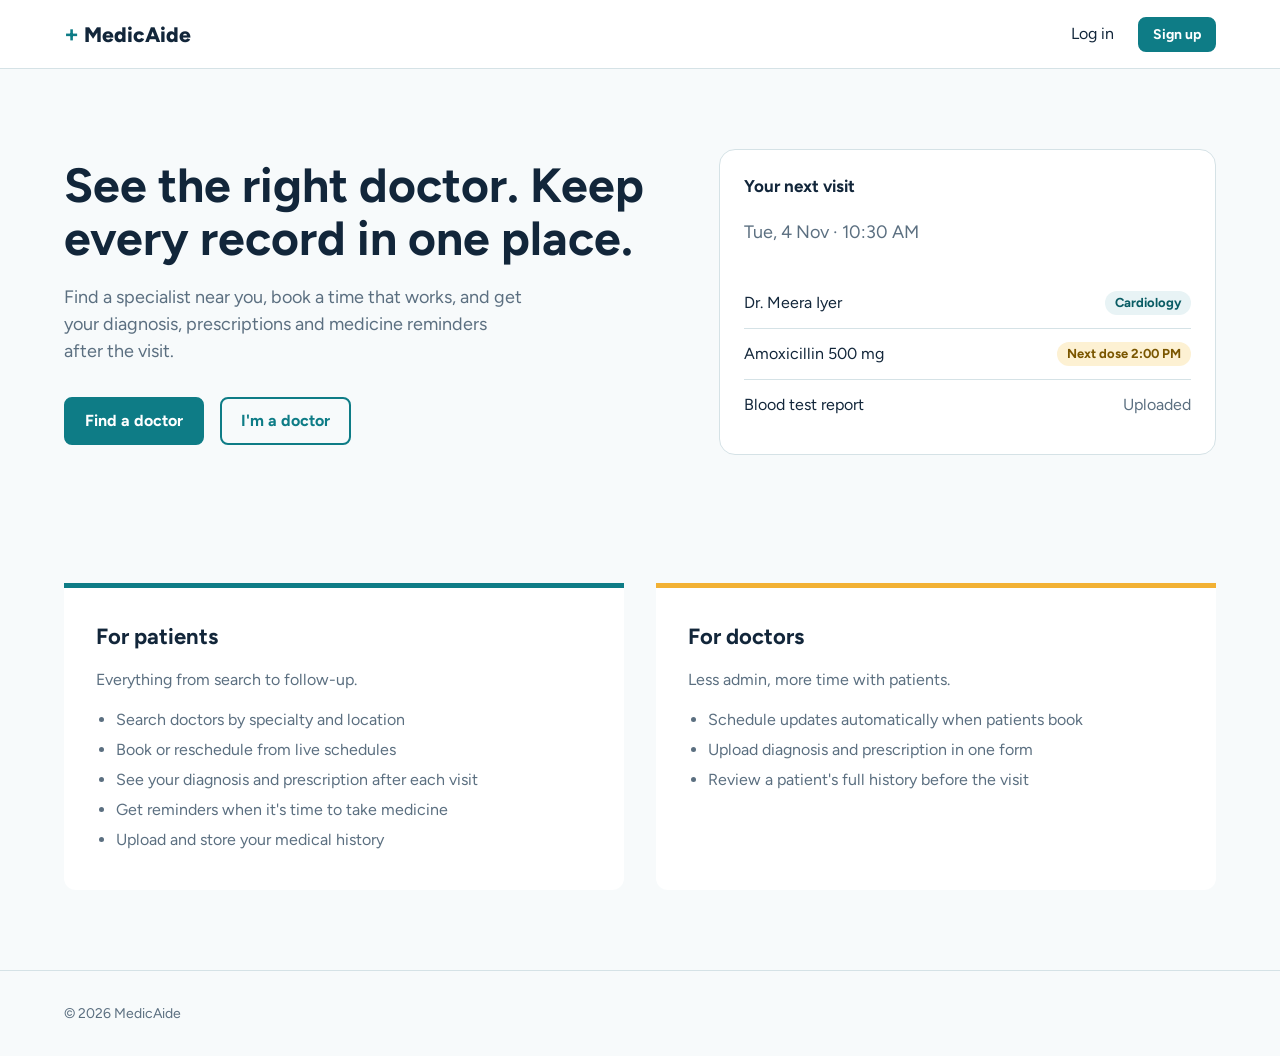
<file: index.html>
<!DOCTYPE html>
<html lang="en">

<head>
  <meta charset="utf-8">
  <meta name="viewport" content="width=device-width, initial-scale=1">
  <title>MedicAide | Book doctors and keep your records</title>

  <link rel="preconnect" href="https://fonts.googleapis.com">
  <link href="https://fonts.googleapis.com/css2?family=Figtree:wght@400;600;700;800&display=swap" rel="stylesheet">
  <link rel="stylesheet" href="style.css">
</head>

<body>

  <!-- Top navigation -->
  <header class="top">
    <a class="logo" href="index.html"><b>+</b> MedicAide</a>

    <nav>
      <a href="login.html">Log in</a>
      <a class="btn sm" href="login.html">Sign up</a>
    </nav>
  </header>


  <!-- Hero: headline, call to action, sample card -->
  <section class="hero">

    <div>
      <h1>See the right doctor. Keep every record in one place.</h1>

      <p>
        Find a specialist near you, book a time that works, and get your
        diagnosis, prescriptions and medicine reminders after the visit.
      </p>

      <div class="cta">
        <a class="btn" href="login.html">Find a doctor</a>
        <a class="btn alt" href="login.html">I'm a doctor</a>
      </div>
    </div>

    <div class="pulse" aria-label="Sample upcoming appointment">
      <h3>Your next visit</h3>
      <p class="muted">Tue, 4 Nov · 10:30 AM</p>

      <div class="row">
        <span>Dr. Meera Iyer</span>
        <span class="tag">Cardiology</span>
      </div>

      <div class="row">
        <span>Amoxicillin 500 mg</span>
        <span class="tag warn">Next dose 2:00 PM</span>
      </div>

      <div class="row">
        <span>Blood test report</span>
        <span class="muted">Uploaded</span>
      </div>
    </div>

  </section>


  <!-- Features for each type of user -->
  <div class="split">

    <section>
      <h2>For patients</h2>
      <p class="sub">Everything from search to follow-up.</p>

      <ul>
        <li>Search doctors by specialty and location</li>
        <li>Book or reschedule from live schedules</li>
        <li>See your diagnosis and prescription after each visit</li>
        <li>Get reminders when it's time to take medicine</li>
        <li>Upload and store your medical history</li>
      </ul>
    </section>

    <section class="dr">
      <h2>For doctors</h2>
      <p class="sub">Less admin, more time with patients.</p>

      <ul>
        <li>Schedule updates automatically when patients book</li>
        <li>Upload diagnosis and prescription in one form</li>
        <li>Review a patient's full history before the visit</li>
      </ul>
    </section>

  </div>


  <footer>© 2026 MedicAide</footer>

</body>

</html>
</file>
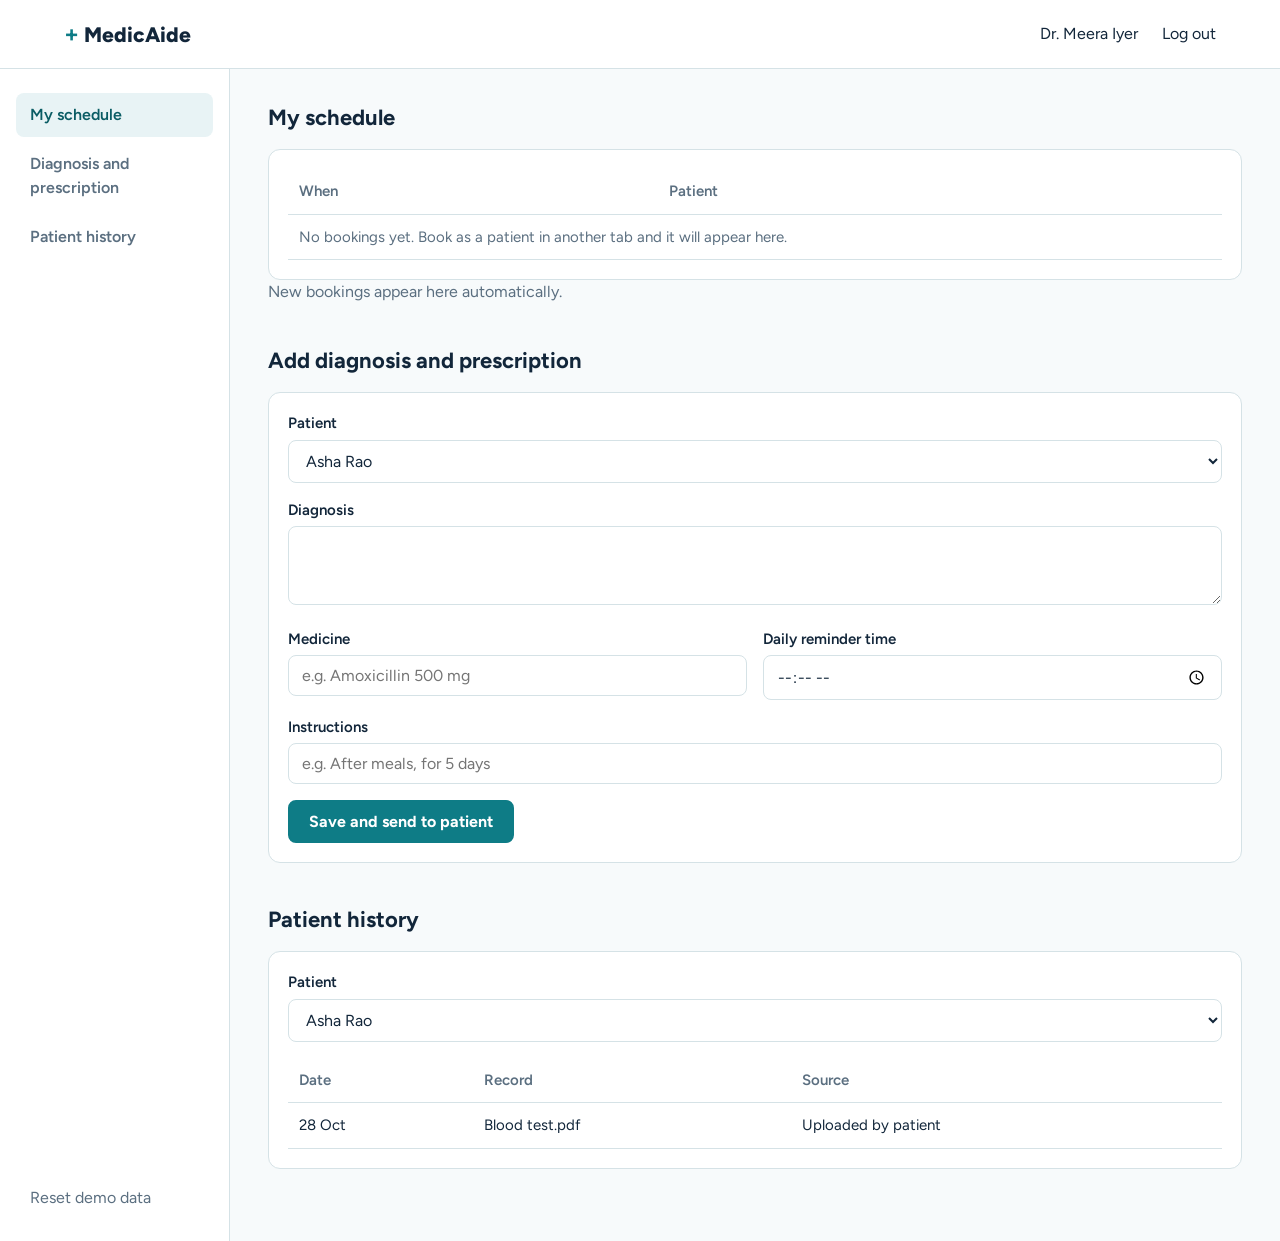
<file: doctor.html>
<!DOCTYPE html>
<html lang="en">

<head>
  <meta charset="utf-8">
  <meta name="viewport" content="width=device-width, initial-scale=1">

  <link rel="preconnect" href="https://fonts.googleapis.com">
  <link href="https://fonts.googleapis.com/css2?family=Figtree:wght@400;600;700;800&display=swap" rel="stylesheet">
  <link rel="stylesheet" href="style.css">

  <title>Doctor dashboard | MedicAide</title>
</head>

<body data-page="doctor">

  <!-- ===== Top bar ===== -->
  <header class="top">
    <a class="logo" href="index.html"><b>+</b> MedicAide</a>

    <nav>
      <span>Dr. Meera Iyer</span>
      <a id="logout" href="login.html">Log out</a>
    </nav>
  </header>


  <div class="app">

    <!-- ===== Sidebar ===== -->
    <nav class="side" aria-label="Dashboard">
      <a href="#schedule">My schedule</a>
      <a href="#upload">Diagnosis and prescription</a>
      <a href="#history">Patient history</a>

      <button class="reset" id="reset">Reset demo data</button>
    </nav>


    <main>

      <!-- ===== 1. Schedule ===== -->
      <section id="schedule">
        <h2>My schedule</h2>

        <div class="panel">
          <table>
            <thead>
              <tr>
                <th>When</th>
                <th>Patient</th>
                <th></th>
              </tr>
            </thead>

            <!-- Rows are filled in by app.js -->
            <tbody id="sched"></tbody>
          </table>
        </div>

        <p class="muted">New bookings appear here automatically.</p>
      </section>


      <!-- ===== 2. Diagnosis and prescription form ===== -->
      <section id="upload">
        <h2>Add diagnosis and prescription</h2>

        <form class="panel" id="rxform">

          <label class="field">
            Patient
            <select id="pt" required></select>
          </label>

          <label class="field">
            Diagnosis
            <textarea id="dx" rows="3" required></textarea>
          </label>

          <div class="two">
            <label class="field">
              Medicine
              <input id="med" type="text" placeholder="e.g. Amoxicillin 500 mg" required>
            </label>

            <label class="field">
              Daily reminder time
              <input id="mt" type="time" required>
            </label>
          </div>

          <label class="field">
            Instructions
            <input id="note" type="text" placeholder="e.g. After meals, for 5 days">
          </label>

          <button class="btn" type="submit">Save and send to patient</button>

        </form>
      </section>


      <!-- ===== 3. Patient history ===== -->
      <section id="history">
        <h2>Patient history</h2>

        <div class="panel">

          <label class="field">
            Patient
            <select id="hp"></select>
          </label>

          <!-- History table is filled in by app.js -->
          <div id="hist"></div>

        </div>
      </section>

    </main>
  </div>


  <script src="app.js"></script>
</body>

</html>
</file>
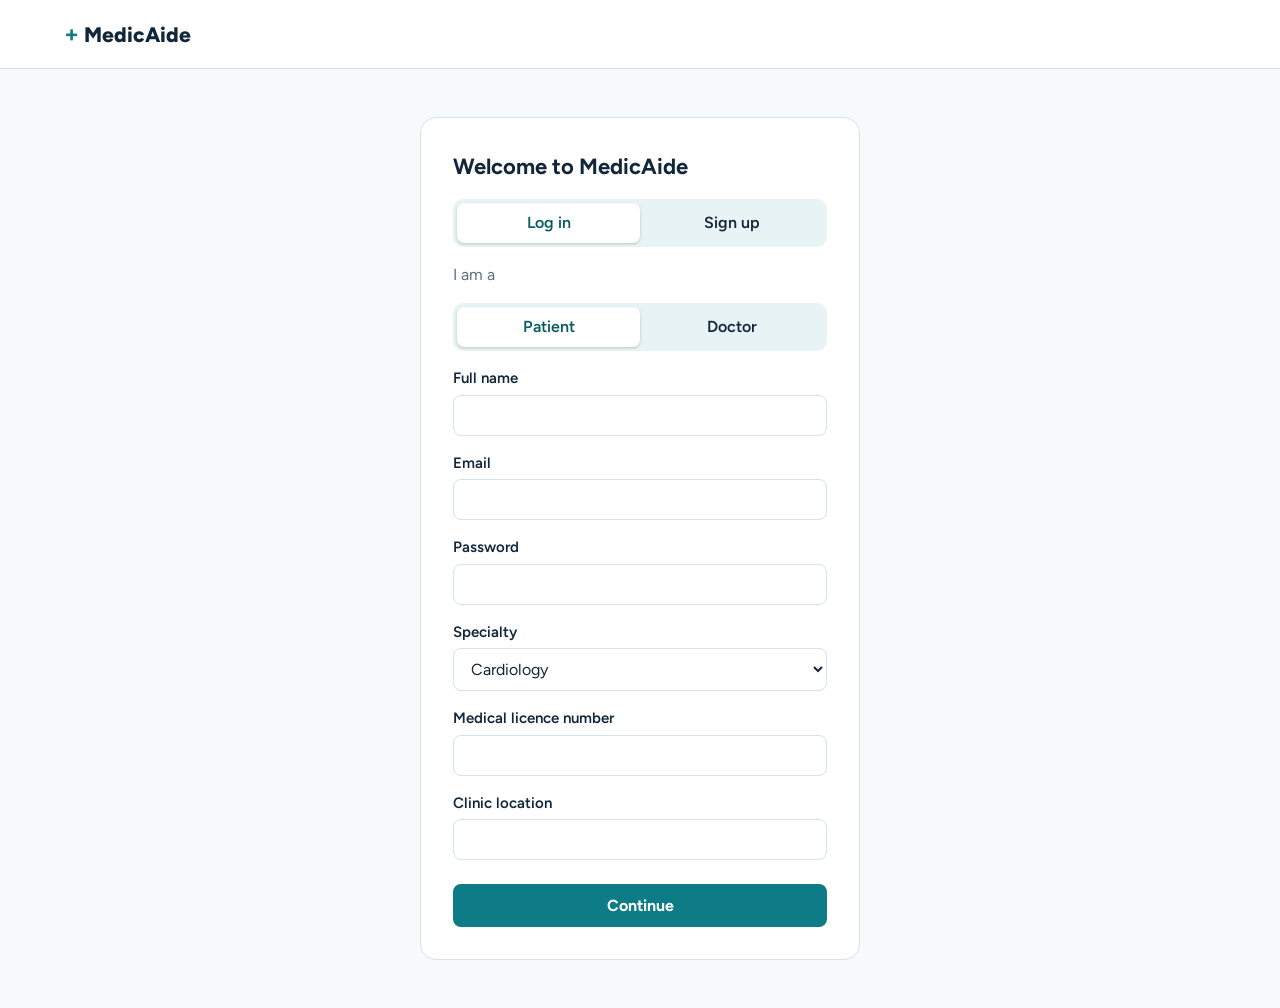
<file: login.html>
<!DOCTYPE html>
<html lang="en">

<head>
  <meta charset="utf-8">
  <meta name="viewport" content="width=device-width, initial-scale=1">

  <link rel="preconnect" href="https://fonts.googleapis.com">
  <link href="https://fonts.googleapis.com/css2?family=Figtree:wght@400;600;700;800&display=swap" rel="stylesheet">
  <link rel="stylesheet" href="style.css">

  <title>Log in | MedicAide</title>
</head>

<body data-page="login">

  <header class="top">
    <a class="logo" href="index.html"><b>+</b> MedicAide</a>
  </header>

  <form class="auth" action="#">

    <!-- Hidden radio buttons: they store the user's choices -->
    <input type="radio" name="mode" id="m-login" checked>
    <input type="radio" name="mode" id="m-signup">

    <input type="radio" name="role" id="r-patient" checked>
    <input type="radio" name="role" id="r-doctor">

    <h2>Welcome to MedicAide</h2>

    <!-- Log in / Sign up switch -->
    <div class="seg mode">
      <label for="m-login">Log in</label>
      <label for="m-signup">Sign up</label>
    </div>

    <!-- Patient / Doctor switch -->
    <p class="muted">I am a</p>
    <div class="seg role">
      <label for="r-patient">Patient</label>
      <label for="r-doctor">Doctor</label>
    </div>

    <!-- Shown only when "Sign up" is selected -->
    <label class="field signup-only">
      Full name
      <input type="text" autocomplete="name">
    </label>

    <!-- Always shown -->
    <label class="field">
      Email
      <input type="email" autocomplete="email" required>
    </label>

    <label class="field">
      Password
      <input type="password" autocomplete="current-password" required>
    </label>

    <!-- Shown only for "Sign up" + "Doctor" -->
    <label class="field doctor-only">
      Specialty
      <select>
        <option>Cardiology</option>
        <option>Dermatology</option>
        <option>General medicine</option>
        <option>Pediatrics</option>
      </select>
    </label>

    <label class="field doctor-only">
      Medical licence number
      <input type="text">
    </label>

    <label class="field doctor-only">
      Clinic location
      <input type="text">
    </label>

    <button class="btn" type="submit">Continue</button>

  </form>

  <script src="app.js"></script>
</body>
</file>
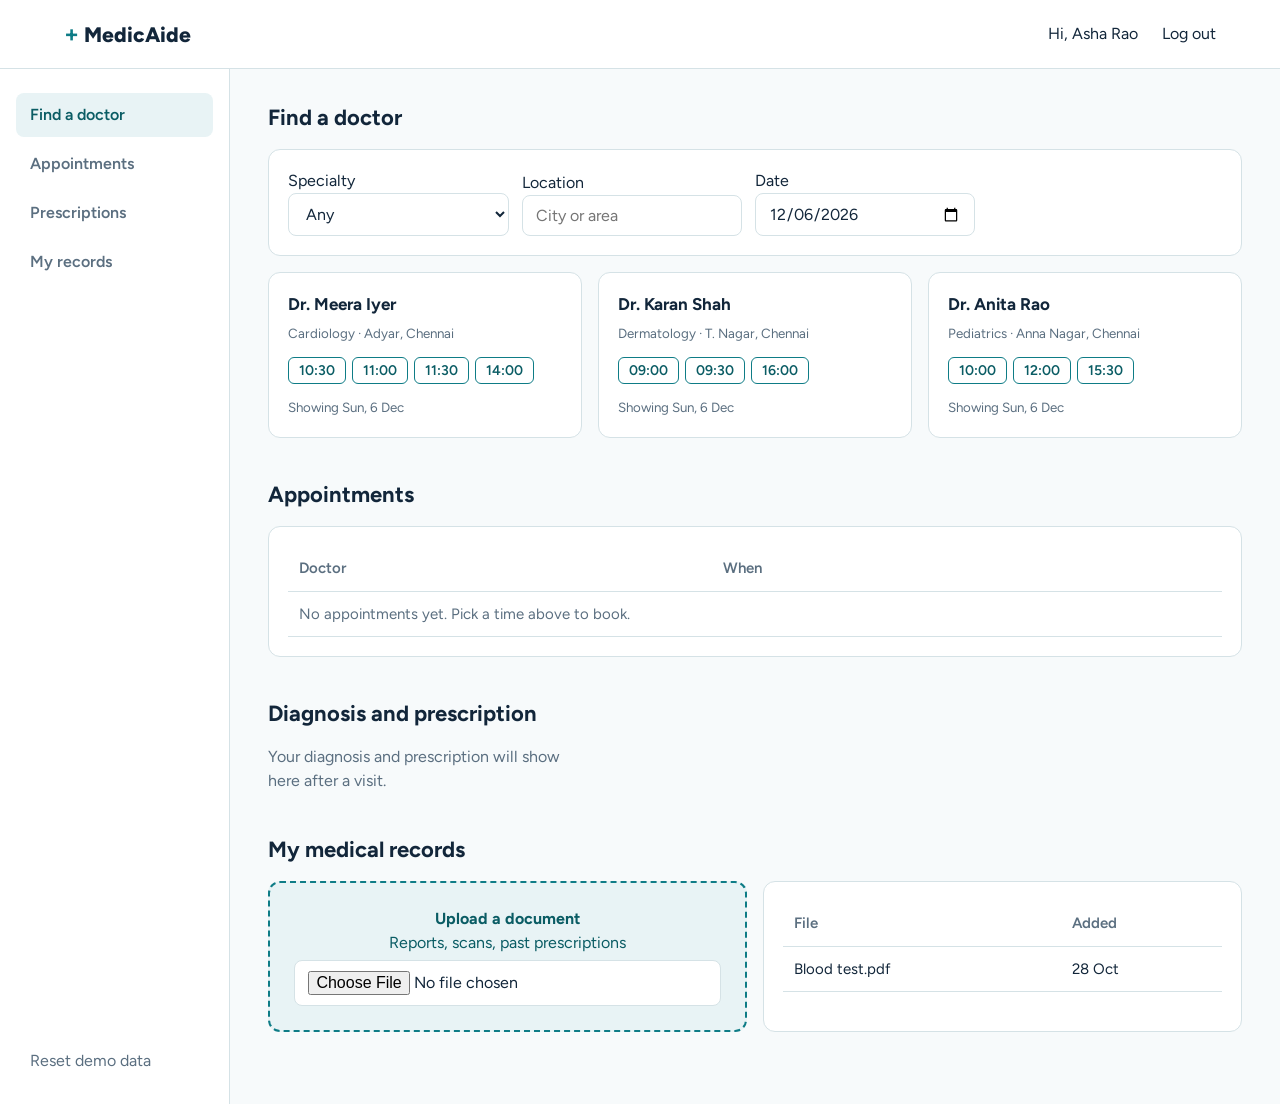
<file: patient.html>
<!DOCTYPE html>
<html lang="en">

<head>
  <meta charset="utf-8">
  <meta name="viewport" content="width=device-width, initial-scale=1">

  <link rel="preconnect" href="https://fonts.googleapis.com">
  <link href="https://fonts.googleapis.com/css2?family=Figtree:wght@400;600;700;800&display=swap" rel="stylesheet">
  <link rel="stylesheet" href="style.css">

  <title>Patient dashboard | MedicAide</title>
</head>

<body data-page="patient">

  <!-- ========== TOP BAR ========== -->
  <header class="top">
    <a class="logo" href="index.html">
      <b>+</b> MedicAide
    </a>

    <nav>
      <span id="who"></span>
      <a id="logout" href="login.html">Log out</a>
    </nav>
  </header>


  <div class="app">

    <!-- ========== SIDEBAR ========== -->
    <nav class="side" aria-label="Dashboard">
      <a href="#find">Find a doctor</a>
      <a href="#appts">Appointments</a>
      <a href="#rx">Prescriptions</a>
      <a href="#docs-sec">My records</a>

      <button class="reset" id="reset">Reset demo data</button>
    </nav>


    <!-- ========== MAIN CONTENT ========== -->
    <main>

      <!-- 1. Find a doctor -->
      <section id="find">
        <h2>Find a doctor</h2>

        <form class="panel filters" onsubmit="return false">
          <label>
            Specialty
            <select id="spec">
              <option>Any</option>
              <option>Cardiology</option>
              <option>Dermatology</option>
              <option>Pediatrics</option>
            </select>
          </label>

          <label>
            Location
            <input id="loc" type="text" placeholder="City or area">
          </label>

          <label>
            Date
            <input id="date" type="date">
          </label>

          <span></span>
          <span></span>
        </form>

        <!-- Filled in by app.js -->
        <div id="banner"></div>
        <div class="cards" id="docs"></div>
      </section>


      <!-- 2. Appointments -->
      <section id="appts">
        <h2>Appointments</h2>

        <div class="panel">
          <table>
            <thead>
              <tr>
                <th>Doctor</th>
                <th>When</th>
                <th></th>
              </tr>
            </thead>

            <!-- Filled in by app.js -->
            <tbody id="appt-body"></tbody>
          </table>
        </div>
      </section>


      <!-- 3. Diagnosis and prescription -->
      <section id="rx">
        <h2>Diagnosis and prescription</h2>

        <!-- Filled in by app.js -->
        <div id="visits" class="cards"></div>
      </section>


      <!-- 4. Medical records -->
      <section id="docs-sec">
        <h2>My medical records</h2>

        <div class="two">

          <div class="drop">
            <p><strong>Upload a document</strong></p>
            <p>Reports, scans, past prescriptions</p>
            <input id="file" type="file" aria-label="Choose file">
          </div>

          <div class="panel">
            <table>
              <thead>
                <tr>
                  <th>File</th>
                  <th>Added</th>
                </tr>
              </thead>

              <!-- Filled in by app.js -->
              <tbody id="rec-body"></tbody>
            </table>
          </div>

        </div>
      </section>

    </main>
  </div>

  <script src="app.js"></script>
</body>

</html>
</file>
<file: style.css>
/* ---------- general stuff ---------- */

* {
    box-sizing: border-box;
    margin: 0;
}

body {
    font-family: 'Figtree', Arial, sans-serif;
    color: #12263A;
    background-color: #F7FAFB;
    line-height: 1.5;
}

a {
    color: inherit;
    text-decoration: none;
}

h1 {
    font-size: 48px;
    line-height: 1.1;
}

h2 {
    font-size: 22px;
    margin-bottom: 15px;
}

h3 {
    font-size: 17px;
}

.sub {
    color: #5B6F80;
}

.muted {
    color: #5B6F80;
}

.empty {
    color: #5B6F80;
}

/* outline so keyboard users can see where they are */
:focus-visible {
    outline: 3px solid #F2B134;
    outline-offset: 2px;
}


/* ---------- header at the top ---------- */

.top {
    display: flex;
    justify-content: space-between;
    align-items: center;
    padding: 16px 5vw;
    background-color: white;
    border-bottom: 1px solid #D5E2E6;
}

.top nav {
    display: flex;
    align-items: center;
    gap: 24px;
}

.logo {
    font-weight: 800;
    font-size: 21px;
}

.logo b {
    color: #0E7C86;
    font-size: 24px;
}


/* ---------- buttons ---------- */

.btn {
    display: inline-block;
    padding: 10px 19px;
    border: 2px solid #0E7C86;
    border-radius: 8px;
    background-color: #0E7C86;
    color: white;
    font-family: inherit;
    font-size: 16px;
    font-weight: 700;
    cursor: pointer;
}

.btn:hover {
    background-color: #0A5C64;
}

/* outline version of the button */
.btn.alt {
    background-color: transparent;
    color: #0E7C86;
}

.btn.alt:hover {
    background-color: #E8F3F5;
}

/* small version */
.btn.sm {
    padding: 5px 13px;
    font-size: 14px;
}


/* ---------- landing page (index.html) ---------- */

.hero {
    display: grid;
    grid-template-columns: 1.1fr 0.9fr;
    gap: 48px;
    align-items: center;
    padding: 80px 5vw;
}

.hero p {
    margin: 19px 0 32px 0;
    max-width: 460px;
    font-size: 18px;
    color: #5B6F80;
}

.hero .cta {
    display: flex;
    flex-wrap: wrap;
    gap: 16px;
}

/* the white box on the right side of the hero */
.pulse {
    background-color: white;
    border: 1px solid #D5E2E6;
    border-radius: 16px;
    padding: 24px;
}

.pulse .row {
    display: flex;
    justify-content: space-between;
    padding: 13px 0;
    border-bottom: 1px solid #D5E2E6;
}

.pulse .row:last-child {
    border-bottom: none;
}

/* the two boxes: patients and doctors */
.split {
    display: grid;
    grid-template-columns: 1fr 1fr;
    gap: 32px;
    padding: 48px 5vw 80px 5vw;
}

.split section {
    background-color: white;
    border-top: 5px solid #0E7C86;
    border-radius: 0 0 12px 12px;
    padding: 32px;
}

.split section.dr {
    border-top-color: #F2B134;
}

.split ul {
    margin-top: 16px;
    padding-left: 20px;
    color: #5B6F80;
}

.split li {
    margin: 6px 0;
}

footer {
    padding: 32px 5vw;
    border-top: 1px solid #D5E2E6;
    font-size: 14px;
    color: #5B6F80;
}


/* ---------- login page ---------- */

.auth {
    max-width: 440px;
    margin: 48px auto;
    padding: 32px;
    background-color: white;
    border: 1px solid #D5E2E6;
    border-radius: 16px;
}

/* the radio buttons are hidden, we click the labels instead */
.auth input[type=radio] {
    position: absolute;
    opacity: 0;
}

/* the toggle switches (Log in / Sign up and Patient / Doctor) */
.seg {
    display: grid;
    grid-template-columns: 1fr 1fr;
    margin: 16px 0;
    padding: 4px;
    background-color: #E8F3F5;
    border-radius: 10px;
}

.seg label {
    padding: 8px;
    text-align: center;
    font-weight: 600;
    border-radius: 7px;
    cursor: pointer;
}

.seg + .seg {
    margin-top: 0;
}

/* highlight the label of whichever radio is selected */
#r-patient:checked ~ .role label[for=r-patient],
#r-doctor:checked ~ .role label[for=r-doctor],
#m-login:checked ~ .mode label[for=m-login],
#m-signup:checked ~ .mode label[for=m-signup] {
    background-color: white;
    color: #0A5C64;
    box-shadow: 0 1px 3px rgba(0, 0, 0, 0.2);
}

/* outline when using the keyboard */
#r-patient:focus-visible ~ .role label[for=r-patient],
#r-doctor:focus-visible ~ .role label[for=r-doctor],
#m-login:focus-visible ~ .mode label[for=m-login],
#m-signup:focus-visible ~ .mode label[for=m-signup] {
    outline: 3px solid #F2B134;
}

/* these fields are hidden at first */
.signup-only {
    display: none;
}

.doctor-only {
    display: none;
}

/* show the name field when Sign up is selected */
.auth:has(#m-signup:checked) .signup-only {
    display: block;
}

/* show the doctor fields only if Sign up AND Doctor are selected */
.auth:has(#m-signup:checked):has(#r-doctor:checked) .doctor-only {
    display: block;
}

.auth .btn {
    width: 100%;
    margin-top: 8px;
}


/* ---------- forms ---------- */

.field {
    display: block;
    margin-bottom: 16px;
    font-size: 15px;
    font-weight: 600;
}

input,
select,
textarea {
    width: 100%;
    margin-top: 5px;
    padding: 10px 13px;
    border: 1px solid #D5E2E6;
    border-radius: 8px;
    background-color: white;
    color: #12263A;
    font-family: inherit;
    font-size: 16px;
}

input:focus,
select:focus,
textarea:focus {
    outline: 2px solid #0E7C86;
    border-color: #0E7C86;
}


/* ---------- dashboard layout (patient and doctor) ---------- */

.app {
    display: grid;
    grid-template-columns: 230px 1fr;
    min-height: 100vh;
}

/* sidebar on the left */
.side {
    display: flex;
    flex-direction: column;
    gap: 5px;
    padding: 24px 16px;
    background-color: white;
    border-right: 1px solid #D5E2E6;
}

.side a {
    padding: 10px 14px;
    border-radius: 8px;
    font-weight: 600;
    color: #5B6F80;
}

.side a:hover {
    background-color: #E8F3F5;
    color: #0A5C64;
}

.side a:first-child {
    background-color: #E8F3F5;
    color: #0A5C64;
}

/* reset demo data button at the bottom of the sidebar */
.reset {
    margin-top: auto;
    padding: 10px 14px;
    border: none;
    background: none;
    text-align: left;
    font-family: inherit;
    font-size: 16px;
    color: #5B6F80;
    cursor: pointer;
}

main {
    max-width: 1100px;
    padding: 32px 3vw;
}

main > section {
    margin-bottom: 40px;
}

/* white box used all over the dashboards */
.panel {
    background-color: white;
    border: 1px solid #D5E2E6;
    border-radius: 12px;
    padding: 19px;
}

.two {
    display: grid;
    grid-template-columns: 1fr 1fr;
    gap: 16px;
}


/* ---------- search filters + doctor cards ---------- */

.filters {
    display: grid;
    grid-template-columns: repeat(4, 1fr) auto;
    gap: 13px;
    align-items: end;
    margin-bottom: 16px;
}

.filters input,
.filters select {
    margin: 0;
}

.cards {
    display: grid;
    grid-template-columns: repeat(auto-fill, minmax(250px, 1fr));
    gap: 16px;
}

.doc {
    display: flex;
    flex-direction: column;
    gap: 6px;
}

.doc small {
    color: #5B6F80;
}

/* the time slots */
.slots {
    display: flex;
    flex-wrap: wrap;
    gap: 6px;
    margin: 8px 0;
}

.slot {
    padding: 4px 10px;
    border: 1px solid #0E7C86;
    border-radius: 6px;
    font-size: 14px;
    font-weight: 600;
    color: #0A5C64;
}

/* the slots are buttons in the demo */
button.slot {
    background-color: transparent;
    font-family: inherit;
    cursor: pointer;
}

button.slot:hover {
    background-color: #E8F3F5;
}

/* already booked slots */
button.slot:disabled {
    border-color: #D5E2E6;
    color: #9AABB7;
    text-decoration: line-through;
    background-color: transparent;
    cursor: not-allowed;
}

/* yellow message when rescheduling */
.banner {
    display: flex;
    justify-content: space-between;
    align-items: center;
    gap: 16px;
    margin-bottom: 16px;
    padding: 11px 16px;
    background-color: #FDF1D3;
    border: 1px solid #F2B134;
    border-radius: 8px;
}


/* ---------- tables ---------- */

table {
    width: 100%;
    border-collapse: collapse;
}

th,
td {
    padding: 11px;
    text-align: left;
    font-size: 15px;
    border-bottom: 1px solid #D5E2E6;
}

th {
    font-weight: 600;
    color: #5B6F80;
}

.row-actions {
    display: flex;
    gap: 6px;
}


/* ---------- small labels (tags) ---------- */

.tag {
    padding: 2px 10px;
    border-radius: 20px;
    background-color: #E8F3F5;
    color: #0A5C64;
    font-size: 13px;
    font-weight: 700;
}

.tag.warn {
    background-color: #FDF1D3;
    color: #7A5600;
}


/* ---------- prescription card ---------- */

.rx {
    border-left: 5px solid #F2B134;
}

.rx li {
    display: flex;
    justify-content: space-between;
    padding: 8px 0;
    list-style: none;
    border-bottom: 1px dashed #D5E2E6;
}

/* upload box for medical documents */
.drop {
    padding: 24px;
    text-align: center;
    background-color: #E8F3F5;
    color: #0A5C64;
    border: 2px dashed #0E7C86;
    border-radius: 12px;
}


/* ---------- popup message (toast) ---------- */

.toast {
    position: fixed;
    bottom: 24px;
    right: 24px;
    max-width: 320px;
    padding: 14px 19px;
    background-color: #12263A;
    color: white;
    border-radius: 10px;
    opacity: 0;
    transform: translateY(10px);
    transition: 0.25s;
    pointer-events: none;
    z-index: 9;
}

/* js adds this class to make it appear */
.toast.show {
    opacity: 1;
    transform: none;
}


/* ---------- phone / small screen ---------- */

@media (max-width: 800px) {

    .hero,
    .split,
    .two {
        grid-template-columns: 1fr;
    }

    h1 {
        font-size: 34px;
    }

    .app {
        grid-template-columns: 1fr;
    }

    .side {
        flex-direction: row;
        overflow-x: auto;
        border-right: none;
        border-bottom: 1px solid #D5E2E6;
    }

    .filters {
        grid-template-columns: 1fr 1fr;
    }
}
</file>
